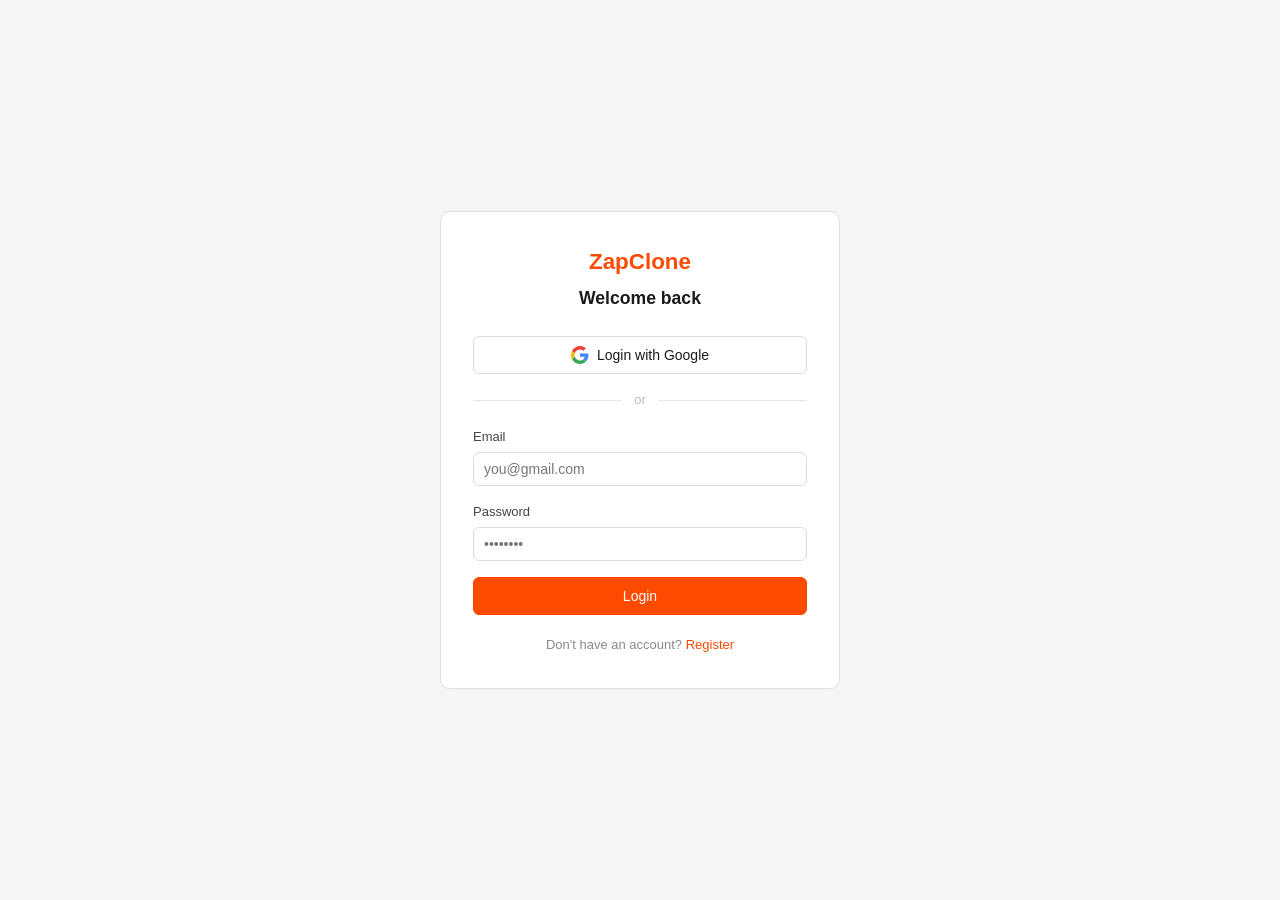
<file: frontend-zap/index.html>
<!DOCTYPE html>
<html lang="en">
<head>
  <meta charset="UTF-8">
  <meta name="viewport" content="width=device-width, initial-scale=1.0">
  <title>ZapClone — My Zaps</title>
  <link rel="stylesheet" href="css/style.css">
</head>
<body>

  <nav class="navbar">
    <span class="brand">ZapClone</span>
    <div class="nav-links">
      <a href="index.html" class="active">My Zaps</a>
      <a href="executions.html">Execution History</a>
      <a href="create-zap.html">+ New Zap</a>
      <a href="connect-calendar.html">Calendar</a>
      <span id="nav-user-name" style="color:#888;font-size:14px"></span>
      <button class="btn btn-sm" onclick="logout()">Logout</button>
    </div>
  </nav>

  <main class="container">
    <div class="page-header">
      <h1>My Zaps</h1>
      <a href="create-zap.html" class="btn btn-primary">+ New Zap</a>
    </div>

    <div id="error-msg" class="error-banner hidden"></div>
    <p id="loading-msg">Loading...</p>
    <div id="zap-list" class="hidden"></div>
    <div id="empty-msg" class="empty-state hidden">
      <p>No zaps yet.</p>
      <a href="create-zap.html" class="btn btn-primary" style="margin-top:1rem">
        Create your first Zap
      </a>
    </div>
  </main>

  <script src="js/api.js"></script>
  <script src="js/auth.js"></script>
  <script src="js/index.js"></script>
</body>
</html>
</file>
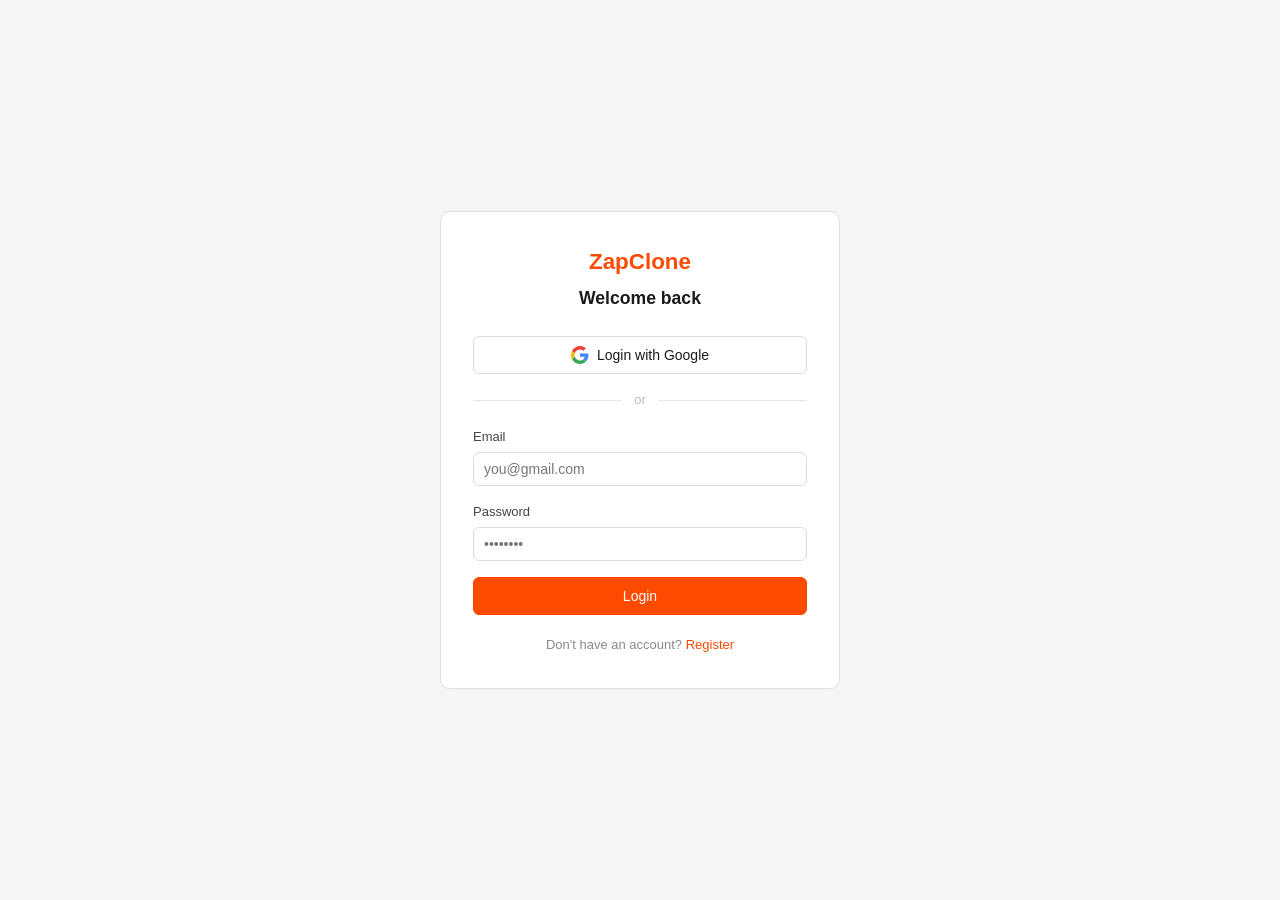
<file: frontend-zap/connect-calendar.html>
<!DOCTYPE html>
<html lang="en">
<head>
    <meta charset="UTF-8">
    <title>Connect Calendar — ZapClone</title>
    <link rel="stylesheet" href="css/style.css">
</head>
<body>

<nav class="navbar">
    <span class="brand">ZapClone</span>
    <div class="nav-links">
        <a href="index.html">My Zaps</a>
        <a href="executions.html">History</a>
        <a href="create-zap.html">+ New Zap</a>
        <a href="copilot.html">✦ AI Copilot</a>
        <a href="connect-calendar.html" class="active">
            Calendar
        </a>
    </div>
</nav>

<main class="container" style="max-width:560px">
    <div style="text-align:center;padding:3rem 0 2rem">
        <div style="font-size:56px;margin-bottom:1rem">📅</div>
        <h1 style="margin-bottom:0.5rem">
            Connect Google Calendar
        </h1>
        <p style="color:#666;font-size:15px">
            Connect your Google Calendar to get meeting
            reminders on Telegram and Email.
        </p>
    </div>

    <div id="status-card" class="card" 
         style="text-align:center;padding:2rem">
        <p id="status-loading" style="color:#888">
            Checking connection status...
        </p>

        <div id="status-connected" 
             class="hidden"
             style="color:#16a34a">
            <div style="font-size:36px;margin-bottom:0.5rem">
                ✓
            </div>
            <p style="font-weight:600;font-size:16px">
                Google Calendar Connected
            </p>
            <p id="connected-email" 
               style="color:#888;font-size:14px"></p>
            <button class="btn btn-secondary"
                    onclick="disconnect()"
                    style="margin-top:1rem">
                Disconnect
            </button>
        </div>

        <div id="status-disconnected" class="hidden">
            <p style="color:#666;margin-bottom:1.5rem;
                      font-size:14px">
                Click below to authorize ZapClone to read
                your Google Calendar events.
            </p>
            <button class="btn btn-primary"
                    onclick="connectCalendar()"
                    style="padding:12px 24px;font-size:15px">
                🔗 Connect Google Calendar
            </button>
        </div>
    </div>

    <div class="card" style="margin-top:1rem">
        <h2 style="margin-bottom:0.75rem;font-size:15px">
            What you can do after connecting
        </h2>
        <p style="font-size:13px;color:#666;line-height:1.7">
            • Get Telegram/Email reminder 30 min before meetings<br>
            • Automatically create calendar events via AI Copilot<br>
            • Create zaps triggered by upcoming calendar events
        </p>
    </div>

    <div id="error-msg" class="error-banner hidden"></div>
    <div id="success-msg" class="success-banner hidden"></div>
</main>

<script src="js/api.js"></script>
<script>
const token = localStorage.getItem('token');

// Redirect to login if not logged in
if (!token) {
    window.location.href = 'login.html';
}

// Check URL params for success/error after OAuth callback
const params = new URLSearchParams(window.location.search);
if (params.get('success') === 'true') {
    document.getElementById('success-msg').textContent =
        '✓ Google Calendar connected successfully!';
    document.getElementById('success-msg')
        .classList.remove('hidden');
}
if (params.get('error')) {
    document.getElementById('error-msg').textContent =
        '⚠️ ' + params.get('error');
    document.getElementById('error-msg')
        .classList.remove('hidden');
}

async function checkStatus() {
    try {
        const res = await fetch(
            `${GATEWAY_URL}/api/auth/google/calendar/status`,
            {
                headers: {
                    'Authorization': 'Bearer ' + token
                }
            }
        );
        const json = await res.json();

        document.getElementById('status-loading')
            .classList.add('hidden');

        if (json.data && json.data.connected) {
            document.getElementById('status-connected')
                .classList.remove('hidden');
            document.getElementById('connected-email')
                .textContent = json.data.email || '';
        } else {
            document.getElementById('status-disconnected')
                .classList.remove('hidden');
        }
    } catch (e) {
        document.getElementById('status-loading')
            .textContent = 'Could not check status.';
        document.getElementById('status-disconnected')
            .classList.remove('hidden');
    }
}

function connectCalendar() {
    if (!token) {
        window.location.href = 'login.html';
        return;
    }
    // Pass token as query param since browser
    // cannot set headers on redirects
    window.location.href =
        `${GATEWAY_URL}/api/auth/google/calendar/connect` +
        `?token=${encodeURIComponent(token)}`;
}

async function disconnect() {
    if (!confirm('Disconnect Google Calendar?')) return;
    try {
        await fetch(
            `${GATEWAY_URL}/api/auth/google/calendar/revoke`,
            {
                method: 'DELETE',
                headers: {
                    'Authorization': 'Bearer ' + token
                }
            }
        );
        window.location.reload();
    } catch (e) {
        alert('Failed to disconnect: ' + e.message);
    }
}

// Check status on page load
checkStatus();
</script>
</body>
</html>
</file>
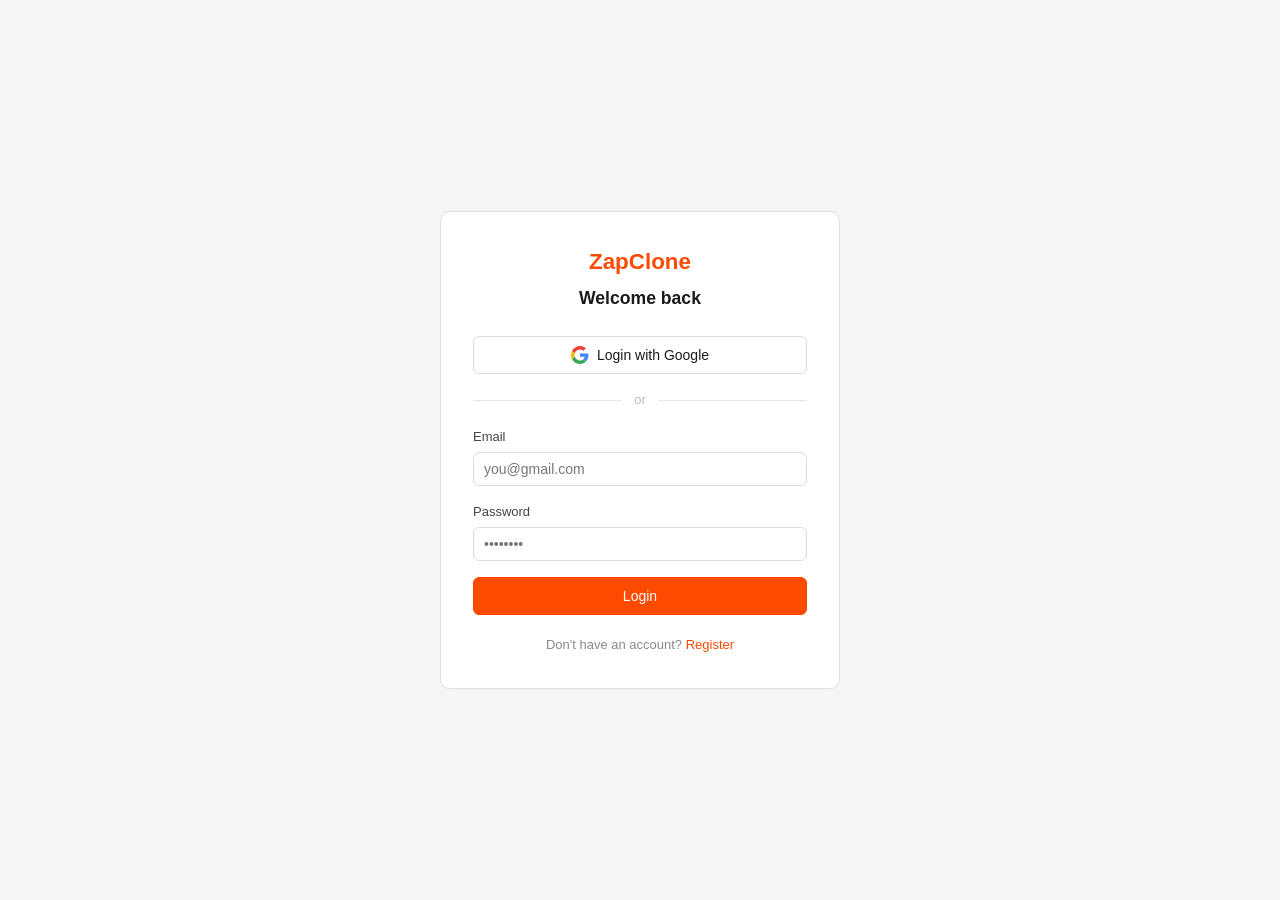
<file: frontend-zap/copilot.html>
<!DOCTYPE html>
<html lang="en">
<head>
    <meta charset="UTF-8">
    <meta name="viewport" content="width=device-width, initial-scale=1.0">
    <title>AI Copilot — ZapClone</title>
    <link rel="stylesheet" href="css/style.css">
    <style>
        .copilot-container {
            max-width: 700px;
            margin: 0 auto;
            padding: 2rem 1.5rem;
        }
        .copilot-header {
            text-align: center;
            margin-bottom: 2rem;
        }
        .copilot-header h1 {
            font-size: 1.8rem;
            font-weight: 700;
            margin-bottom: 0.5rem;
        }
        .copilot-header p {
            color: #666;
            font-size: 15px;
        }
        .ai-badge {
            display: inline-block;
            background: linear-gradient(135deg, #667eea, #764ba2);
            color: #fff;
            font-size: 11px;
            font-weight: 600;
            padding: 3px 10px;
            border-radius: 20px;
            letter-spacing: 1px;
            text-transform: uppercase;
            margin-bottom: 1rem;
        }
        .input-area {
            background: #fff;
            border: 2px solid #e0e0e0;
            border-radius: 12px;
            padding: 1.25rem;
            margin-bottom: 1rem;
            transition: border-color 0.2s;
        }
        .input-area:focus-within {
            border-color: #ff4a00;
        }
        .input-area textarea {
            width: 100%;
            border: none;
            outline: none;
            font-size: 16px;
            font-family: inherit;
            resize: none;
            min-height: 100px;
            color: #1a1a1a;
        }
        .input-area textarea::placeholder {
            color: #aaa;
        }
        .char-count {
            font-size: 12px;
            color: #aaa;
            text-align: right;
            margin-top: 8px;
        }
        .examples-label {
            font-size: 13px;
            color: #888;
            margin-bottom: 0.75rem;
            font-weight: 500;
        }
        .examples-grid {
            display: grid;
            grid-template-columns: 1fr 1fr;
            gap: 8px;
            margin-bottom: 1.5rem;
        }
        .example-chip {
            background: #f8f8f8;
            border: 1px solid #e8e8e8;
            border-radius: 8px;
            padding: 10px 14px;
            font-size: 13px;
            color: #444;
            cursor: pointer;
            transition: all 0.15s;
            text-align: left;
            line-height: 1.4;
        }
        .example-chip:hover {
            background: #fff3f0;
            border-color: #ff4a00;
            color: #ff4a00;
        }
        .generate-btn {
            width: 100%;
            padding: 14px;
            background: linear-gradient(135deg, #ff4a00, #ff6b35);
            color: #fff;
            border: none;
            border-radius: 10px;
            font-size: 16px;
            font-weight: 600;
            cursor: pointer;
            transition: opacity 0.2s;
            display: flex;
            align-items: center;
            justify-content: center;
            gap: 8px;
        }
        .generate-btn:hover { opacity: 0.9; }
        .generate-btn:disabled {
            opacity: 0.6;
            cursor: not-allowed;
        }
        .thinking {
            display: none;
            text-align: center;
            padding: 2rem;
            color: #666;
        }
        .thinking-dots {
            display: inline-block;
            font-size: 28px;
            letter-spacing: 4px;
            animation: pulse 1.4s ease-in-out infinite;
        }
        @keyframes pulse {
            0%, 100% { opacity: 1; }
            50% { opacity: 0.3; }
        }
        .result-card {
            display: none;
            background: #fff;
            border: 1px solid #e0e0e0;
            border-radius: 12px;
            overflow: hidden;
            margin-top: 1.5rem;
        }
        .result-header {
            background: linear-gradient(135deg, #f0fdf4, #dcfce7);
            padding: 1rem 1.25rem;
            border-bottom: 1px solid #bbf7d0;
            display: flex;
            align-items: center;
            gap: 10px;
        }
        .success-icon {
            width: 32px;
            height: 32px;
            background: #16a34a;
            border-radius: 50%;
            display: flex;
            align-items: center;
            justify-content: center;
            color: #fff;
            font-size: 16px;
            flex-shrink: 0;
        }
        .result-title {
            font-weight: 600;
            font-size: 15px;
            color: #15803d;
        }
        .result-message {
            font-size: 13px;
            color: #166534;
            margin-top: 2px;
        }
        .result-body {
            padding: 1.25rem;
        }
        .zap-preview {
            background: #f9f9f9;
            border-radius: 8px;
            padding: 1rem;
            margin-bottom: 1rem;
        }
        .zap-preview-name {
            font-weight: 600;
            font-size: 15px;
            margin-bottom: 8px;
            color: #1a1a1a;
        }
        .zap-step {
            display: flex;
            align-items: flex-start;
            gap: 10px;
            margin-bottom: 8px;
        }
        .step-badge {
            background: #ff4a00;
            color: #fff;
            font-size: 11px;
            font-weight: 700;
            padding: 2px 8px;
            border-radius: 20px;
            flex-shrink: 0;
            margin-top: 2px;
        }
        .step-badge.trigger-badge {
            background: #7c3aed;
        }
        .step-detail {
            font-size: 13px;
            color: #555;
            line-height: 1.5;
        }
        .step-detail strong {
            color: #1a1a1a;
        }
        .result-actions {
            display: flex;
            gap: 10px;
        }
        .btn-view {
            flex: 1;
            padding: 10px;
            background: #ff4a00;
            color: #fff;
            border: none;
            border-radius: 8px;
            font-size: 14px;
            font-weight: 500;
            cursor: pointer;
            text-align: center;
            text-decoration: none;
            display: block;
        }
        .btn-enable {
            flex: 1;
            padding: 10px;
            background: #fff;
            color: #16a34a;
            border: 1px solid #16a34a;
            border-radius: 8px;
            font-size: 14px;
            font-weight: 500;
            cursor: pointer;
        }
        .btn-enable:hover {
            background: #f0fdf4;
        }
        .error-card {
            display: none;
            background: #fdecea;
            border: 1px solid #f5c6cb;
            border-radius: 10px;
            padding: 1rem 1.25rem;
            margin-top: 1rem;
            color: #c62828;
            font-size: 14px;
        }
        .warning-box {
            background: #fffbeb;
            border: 1px solid #fde68a;
            border-radius: 8px;
            padding: 10px 14px;
            font-size: 13px;
            color: #92400e;
            margin-bottom: 1rem;
            line-height: 1.5;
        }
    </style>
</head>
<body>

<nav class="navbar">
    <span class="brand">ZapClone</span>
    <div class="nav-links">
        <a href="index.html">My Zaps</a>
        <a href="executions.html">History</a>
        <a href="create-zap.html">+ New Zap</a>
        <a href="copilot.html" class="active">AI Copilot</a>
        <a href="connect-calendar.html">Calendar</a>
        <span id="nav-user-name" style="color:#888;font-size:14px"></span>
        <button class="btn btn-sm" onclick="logout()">Logout</button>
    </div>
</nav>

<main class="copilot-container">

    <div class="copilot-header">
        <div class="ai-badge">✦ AI Powered</div>
        <h1>ZapClone Copilot</h1>
        <p>Describe what you want to automate in plain English.<br>
           Copilot builds the zap for you instantly.</p>
    </div>

    <div class="warning-box">
        ⚠️ Copilot will create zaps with placeholder API keys.
        After creation, edit the zap to fill in your real keys
        before enabling it.
    </div>

    <div class="input-area">
        <textarea
            id="description"
            placeholder="e.g. Send me weather updates every morning at 8am on Telegram with outfit suggestion"
            maxlength="500"
            oninput="updateCharCount(this)"></textarea>
        <div class="char-count">
            <span id="char-count">0</span>/500
        </div>
    </div>

    <p class="examples-label">Try these examples:</p>
    <div class="examples-grid">
    <button class="example-chip" onclick="useExample(this)">
        Send me top tech news every morning on Telegram
    </button>
    <button class="example-chip" onclick="useExample(this)">
        Alert me on email when Reliance stock goes above ₹1500
    </button>
    <button class="example-chip" onclick="useExample(this)">
        Send cricket scores to Telegram every 30 minutes
    </button>
    <button class="example-chip" onclick="useExample(this)">
        Email me weather forecast for Bangalore every day at 7am
    </button>
    <button class="example-chip" onclick="useExample(this)">
        Forward emails from my college to Telegram
    </button>
    <button class="example-chip" onclick="useExample(this)">
        Send me morning news digest on email every weekday
    </button>
</div>

    <button class="generate-btn"
            id="generate-btn"
            onclick="generateZap()">
        ✦ Create Zap with AI
    </button>

    <div class="thinking" id="thinking">
        <div class="thinking-dots">...</div>
        <p style="margin-top:1rem;font-size:14px;">
            AI is building your zap</p>
    </div>

    <div class="result-card" id="result-card">
        <div class="result-header">
            <div class="success-icon">✓</div>
            <div>
                <div class="result-title">Zap created successfully!</div>
                <div class="result-message" id="result-message"></div>
            </div>
        </div>
        <div class="result-body">
            <div class="zap-preview" id="zap-preview"></div>
            <div class="result-actions">
                <a href="index.html" class="btn-view">
                    View in My Zaps
                </a>
                <button class="btn-enable"
                        id="enable-btn"
                        onclick="enableZap()">
                    Enable Zap
                </button>
            </div>
        </div>
    </div>

    <div class="error-card" id="error-card"></div>

</main>

<script src="js/api.js"></script>
<script src="js/auth.js"></script>
<script src="js/copilot.js"></script>
</body>
</html>
</file>
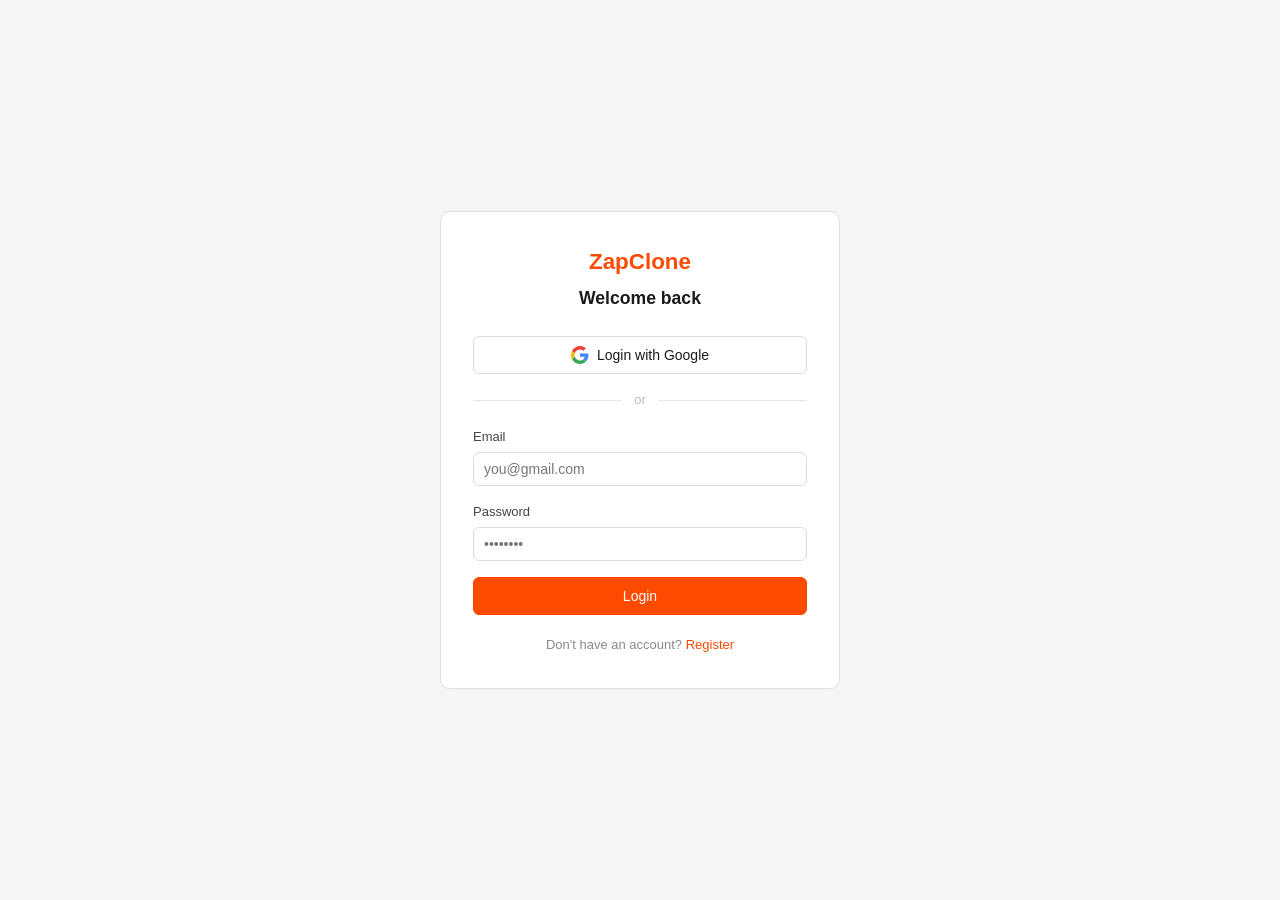
<file: frontend-zap/create-zap.html>
<!DOCTYPE html>
<html lang="en">
<head>
  <meta charset="UTF-8">
  <title>Create Zap — ZapClone</title>
  <link rel="stylesheet" href="css/style.css">
</head>
<body>

  <nav class="navbar">
    <span class="brand">ZapClone</span>
    <div class="nav-links">
      <a href="index.html">My Zaps</a>
      <a href="executions.html">Execution History</a>
      <a href="create-zap.html" class="active">+ New Zap</a>
      <a href="connect-calendar.html">Calendar</a>
      <span id="nav-user-name" style="color:#888;font-size:14px"></span>
      <button class="btn btn-sm" onclick="logout()">Logout</button>
    </div>
  </nav>

  <main class="container" style="max-width:640px">
    <h1 id="page-title" style="margin-bottom:1.5rem">Create Zap</h1>

    <!-- bottom save button -->
    <button id="save-btn" class="btn btn-primary"
        onclick="saveZap()"
        style="width:100%;margin-top:1rem;padding:12px">
        Save Zap
    </button>

    <div id="error-msg" class="error-banner hidden"></div>
    <div id="success-msg" class="success-banner hidden"></div>

    <div class="card">
      <h2>Zap details</h2>
      <div class="form-group">
        <label for="zap-name">Name</label>
        <input type="text" id="zap-name"
          placeholder="e.g. Weather Email Every Morning">
      </div>
    </div>

    <div class="card">
      <h2>Trigger — what starts this Zap</h2>
      <div class="form-group">
        <label for="trigger-type">Trigger type</label>
        <select id="trigger-type" onchange="onTriggerChange()">
          <option value="CRON">Scheduled (every day at a time)</option>
          <option value="WEBHOOK">Webhook (external service calls you)</option>
          <option value="GMAIL_POLL">Gmail (new email from sender)</option>
          <option value="CALENDAR_EVENT">Google Calendar (upcoming event)</option>
        </select>
      </div>

      <div id="cron-fields">
        <div class="form-group">
          <label for="cron-expr">Cron expression</label>
          <input type="text" id="cron-expr" value="0 8 * * *">
          <small class="hint">0 0 8 * * * = every day at 8:00 AM</small>
        </div>
      </div>

      <div id="webhook-fields" class="hidden">
        <p class="hint">
          After saving, you will get a unique webhook URL.
          Point GitHub, Stripe, or any service to that URL.
        </p>
      </div>

      <div id="gmail-fields" class="hidden">
        <div class="form-group">
          <label for="gmail-sender">Only trigger for emails from</label>
          <input type="text" id="gmail-sender"
            placeholder="noreply@github.com">
        </div>
      </div>

      <div id="calendar-fields" class="hidden">
        <div class="form-group">
          <label for="calendar-reminder-minutes">Remind me how many minutes before event</label>
          <input type="number" id="calendar-reminder-minutes" value="30" min="0">
        </div>
      </div>
    </div>

    <div class="card">
      <h2>Actions — what happens when triggered</h2>
      <p class="hint" style="margin-bottom:1rem">
        Actions run in order. Step 1 output can be used in Step 2.
      </p>
      <div id="actions-container"></div>
      <button class="btn btn-secondary" onclick="addAction()">
        + Add Action
      </button>
    </div>

    <button class="btn btn-primary" onclick="saveZap()"
      style="width:100%;margin-top:1rem;padding:12px">
      Save Zap
    </button>
  </main>

  <script src="js/api.js"></script>
  <script src="js/auth.js"></script>
  <script src="js/create-zap.js"></script>
</body>
</html>
</file>
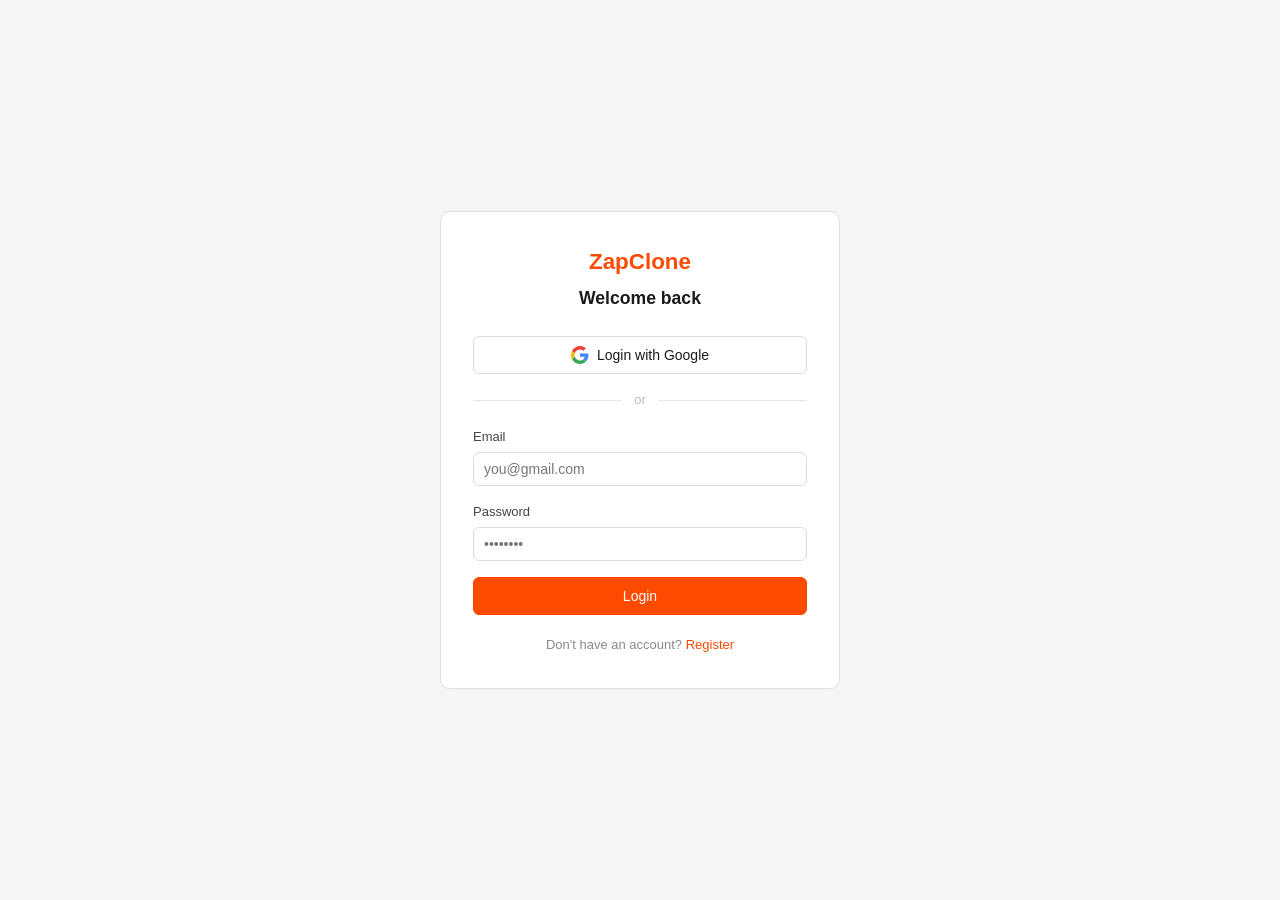
<file: frontend-zap/executions.html>
<!DOCTYPE html>
<html lang="en">
<head>
  <meta charset="UTF-8">
  <title>Execution History — ZapClone</title>
  <link rel="stylesheet" href="css/style.css">
</head>
<body>

  <nav class="navbar">
    <span class="brand">ZapClone</span>
    <div class="nav-links">
      <a href="index.html">My Zaps</a>
      <a href="executions.html" class="active">Execution History</a>
      <a href="create-zap.html">+ New Zap</a>
      <a href="connect-calendar.html">Calendar</a>
      <span id="nav-user-name" style="color:#888;font-size:14px"></span>
      <button class="btn btn-sm" onclick="logout()">Logout</button>
    </div>
  </nav>

  <main class="container">
    <h1 style="margin-bottom:1.5rem">Execution History</h1>
    <div id="error-msg" class="error-banner hidden"></div>
    <p id="loading-msg">Loading...</p>
    <div id="exec-list" class="hidden"></div>
    <div id="empty-msg" class="empty-state hidden">
      <p>No executions yet. Enable a zap to see it run here.</p>
    </div>
  </main>

  <script src="js/api.js"></script>
  <script src="js/auth.js"></script>
  <script src="js/executions.js"></script>
</body>
</html>
</file>
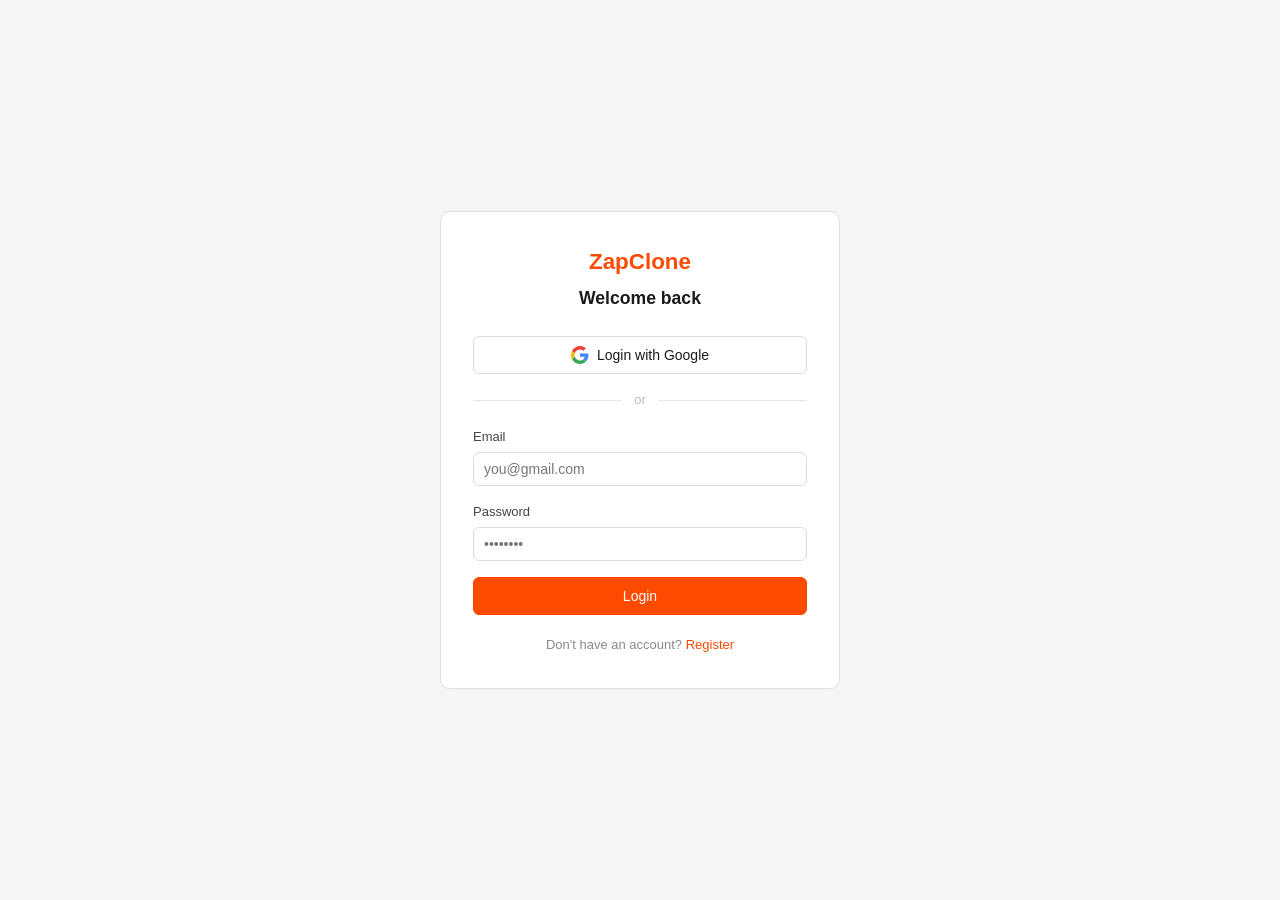
<file: frontend-zap/login.html>
<!DOCTYPE html>
<html lang="en">
<head>
  <meta charset="UTF-8">
  <meta name="viewport" content="width=device-width, initial-scale=1.0">
  <title>Login — ZapClone</title>
  <link rel="stylesheet" href="css/style.css">
  <style>
    .auth-page {
      min-height: 100vh;
      display: flex;
      align-items: center;
      justify-content: center;
      padding: 1.5rem;
    }
    .auth-card {
      background: #fff;
      border: 1px solid #e0e0e0;
      border-radius: 10px;
      padding: 2rem;
      width: 100%;
      max-width: 400px;
    }
    .auth-brand {
      text-align: center;
      font-size: 1.4rem;
      font-weight: 700;
      color: #ff4a00;
      margin-bottom: 0.25rem;
    }
    .auth-title {
      text-align: center;
      font-size: 1.1rem;
      font-weight: 600;
      color: #1a1a1a;
      margin-bottom: 1.5rem;
    }
    .btn-google {
      width: 100%;
      padding: 9px 16px;
      border: 1px solid #ddd;
      border-radius: 6px;
      background: #fff;
      color: #1a1a1a;
      font-size: 14px;
      cursor: pointer;
      display: flex;
      align-items: center;
      justify-content: center;
      gap: 8px;
      transition: background .15s;
    }
    .btn-google:hover { background: #f0f0f0; }
    .divider {
      display: flex;
      align-items: center;
      gap: 0.75rem;
      margin: 1rem 0;
      color: #bbb;
      font-size: 13px;
    }
    .divider::before, .divider::after {
      content: '';
      flex: 1;
      height: 1px;
      background: #e8e8e8;
    }
    .auth-footer {
      text-align: center;
      margin-top: 1.25rem;
      font-size: 13px;
      color: #888;
    }
    .auth-footer a { color: #ff4a00; text-decoration: none; font-weight: 500; }
    .auth-footer a:hover { text-decoration: underline; }
  </style>
</head>
<body>

  <div class="auth-page">
    <div class="auth-card">

      <div class="auth-brand">ZapClone</div>
      <div class="auth-title">Welcome back</div>

      <div id="error-msg" class="error-banner hidden"></div>

      <button class="btn-google" onclick="loginWithGoogle()">
        <svg width="18" height="18" viewBox="0 0 48 48">
          <path fill="#EA4335" d="M24 9.5c3.5 0 6.6 1.2 9 3.2l6.7-6.7C35.8 2.5 30.3 0 24 0 14.6 0 6.6 5.4 2.5 13.4l7.8 6C12.2 13 17.7 9.5 24 9.5z"/>
          <path fill="#4285F4" d="M46.5 24.5c0-1.6-.1-3.1-.4-4.5H24v8.5h12.7c-.6 3-2.3 5.5-4.9 7.2l7.6 5.9c4.5-4.1 7.1-10.2 7.1-17.1z"/>
          <path fill="#FBBC05" d="M10.3 28.7A14.5 14.5 0 0 1 9.5 24c0-1.6.3-3.2.8-4.7l-7.8-6A23.9 23.9 0 0 0 0 24c0 3.9.9 7.5 2.5 10.7l7.8-6z"/>
          <path fill="#34A853" d="M24 48c6.3 0 11.6-2.1 15.5-5.7l-7.6-5.9c-2.1 1.4-4.8 2.2-7.9 2.2-6.3 0-11.7-4.2-13.7-10l-7.8 6C6.6 42.6 14.6 48 24 48z"/>
        </svg>
        Login with Google
      </button>

      <div class="divider">or</div>

      <div class="form-group">
        <label for="email">Email</label>
        <input type="email" id="email" placeholder="you@gmail.com"
          onkeydown="if(event.key==='Enter')login()">
      </div>
      <div class="form-group">
        <label for="password">Password</label>
        <input type="password" id="password" placeholder="••••••••"
          onkeydown="if(event.key==='Enter')login()">
      </div>

      <button class="btn btn-primary" id="login-btn" onclick="login()"
        style="width:100%;padding:10px">
        Login
      </button>

      <div class="auth-footer">
        Don't have an account? <a href="register.html">Register</a>
      </div>

    </div>
  </div>
  <script>
// Check if redirected back from Google OAuth
const params = new URLSearchParams(window.location.search);
const token = params.get('token');
const error = params.get('error');

if (token) {
    // Store token and user info
    localStorage.setItem('token', token);
    localStorage.setItem('userId', params.get('userId'));
    localStorage.setItem('userName', params.get('name'));
    localStorage.setItem('userEmail', params.get('email'));

    // Clean URL and redirect to dashboard
    window.history.replaceState({}, '', '/login.html');
    window.location.href = 'index.html';
}

if (error) {
    document.getElementById('error-msg').textContent =
        'Google login failed: ' + error;
    document.getElementById('error-msg')
        .classList.remove('hidden');
}
</script>
  <script src="js/api.js"></script>
  <script>
    // Handle OAuth callback — backend redirects here with ?token=...
    (function () {
      const p = new URLSearchParams(window.location.search);
      const t = p.get('token');
      if (t) {
        localStorage.setItem('token', t);
        localStorage.setItem('user', JSON.stringify({
          name:  p.get('name')  || '',
          email: p.get('email') || '',
        }));
        window.location.href = 'index.html';
      }
    })();

    function loginWithGoogle() {
      window.location.href = `${GATEWAY_URL}/api/auth/google`;
    }

    async function login() {
      const errorEl = document.getElementById('error-msg');
      const btn     = document.getElementById('login-btn');
      errorEl.classList.add('hidden');

      const email    = document.getElementById('email').value.trim();
      const password = document.getElementById('password').value;

      if (!email || !password) {
        errorEl.textContent = 'Please enter your email and password.';
        errorEl.classList.remove('hidden');
        return;
      }

      btn.disabled    = true;
      btn.textContent = 'Logging in...';

      try {
        const data = await authApi.login(email, password);
        localStorage.setItem('token', data.token);
        localStorage.setItem('user', JSON.stringify(data.user || { email }));
        window.location.href = 'index.html';
      } catch (e) {
        errorEl.textContent = e.message;
        errorEl.classList.remove('hidden');
        btn.disabled    = false;
        btn.textContent = 'Login';
      }
    }
  </script>
</body>
</html>
</file>
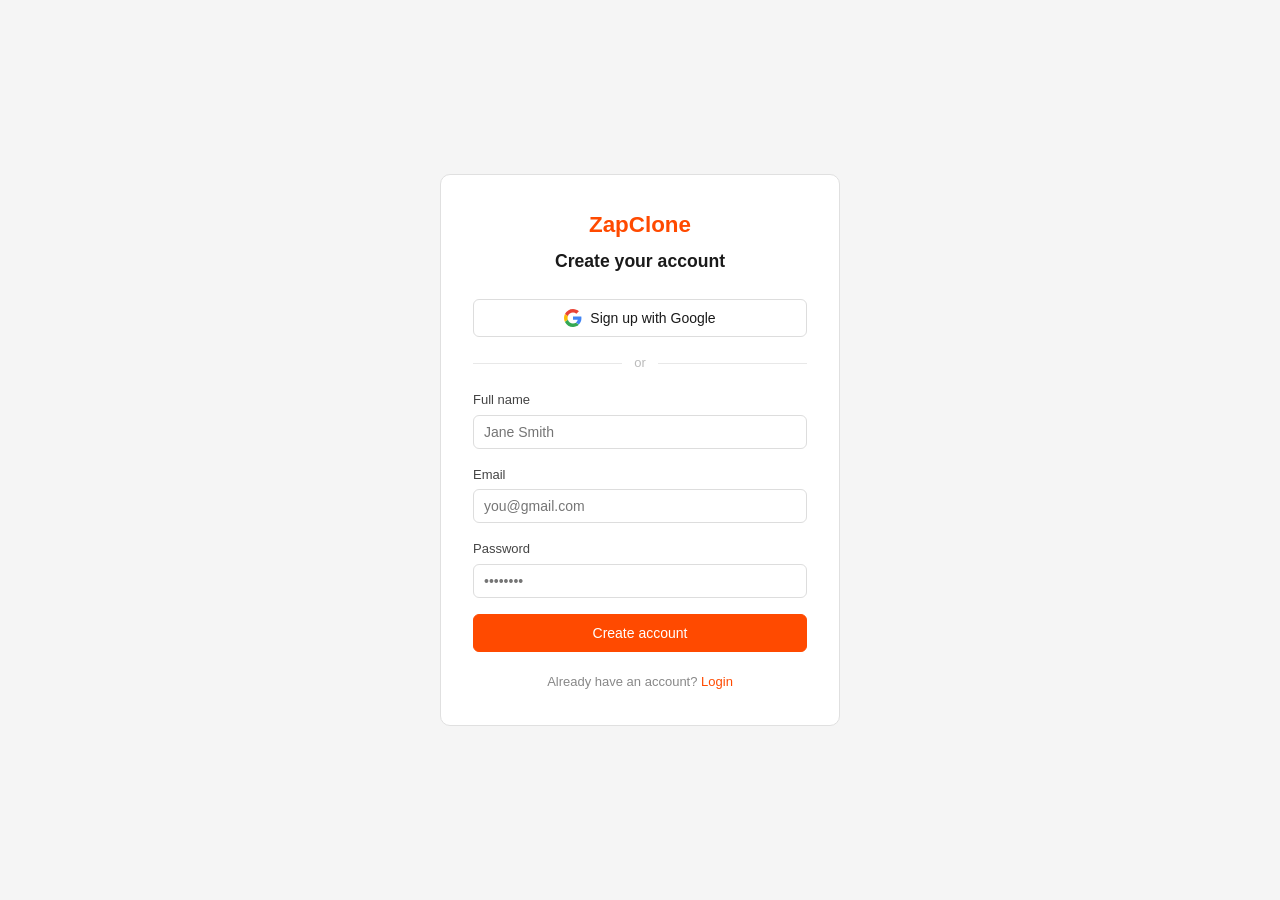
<file: frontend-zap/register.html>
<!DOCTYPE html>
<html lang="en">
<head>
  <meta charset="UTF-8">
  <meta name="viewport" content="width=device-width, initial-scale=1.0">
  <title>Register — ZapClone</title>
  <link rel="stylesheet" href="css/style.css">
  <style>
    .auth-page {
      min-height: 100vh;
      display: flex;
      align-items: center;
      justify-content: center;
      padding: 1.5rem;
    }
    .auth-card {
      background: #fff;
      border: 1px solid #e0e0e0;
      border-radius: 10px;
      padding: 2rem;
      width: 100%;
      max-width: 400px;
    }
    .auth-brand {
      text-align: center;
      font-size: 1.4rem;
      font-weight: 700;
      color: #ff4a00;
      margin-bottom: 0.25rem;
    }
    .auth-title {
      text-align: center;
      font-size: 1.1rem;
      font-weight: 600;
      color: #1a1a1a;
      margin-bottom: 1.5rem;
    }
    .btn-google {
      width: 100%;
      padding: 9px 16px;
      border: 1px solid #ddd;
      border-radius: 6px;
      background: #fff;
      color: #1a1a1a;
      font-size: 14px;
      cursor: pointer;
      display: flex;
      align-items: center;
      justify-content: center;
      gap: 8px;
      transition: background .15s;
    }
    .btn-google:hover { background: #f0f0f0; }
    .divider {
      display: flex;
      align-items: center;
      gap: 0.75rem;
      margin: 1rem 0;
      color: #bbb;
      font-size: 13px;
    }
    .divider::before, .divider::after {
      content: '';
      flex: 1;
      height: 1px;
      background: #e8e8e8;
    }
    .auth-footer {
      text-align: center;
      margin-top: 1.25rem;
      font-size: 13px;
      color: #888;
    }
    .auth-footer a { color: #ff4a00; text-decoration: none; font-weight: 500; }
    .auth-footer a:hover { text-decoration: underline; }
  </style>
</head>
<body>

  <div class="auth-page">
    <div class="auth-card">

      <div class="auth-brand">ZapClone</div>
      <div class="auth-title">Create your account</div>

      <div id="error-msg"   class="error-banner  hidden"></div>
      <div id="success-msg" class="success-banner hidden"></div>

      <button class="btn-google" onclick="registerWithGoogle()">
        <svg width="18" height="18" viewBox="0 0 48 48">
          <path fill="#EA4335" d="M24 9.5c3.5 0 6.6 1.2 9 3.2l6.7-6.7C35.8 2.5 30.3 0 24 0 14.6 0 6.6 5.4 2.5 13.4l7.8 6C12.2 13 17.7 9.5 24 9.5z"/>
          <path fill="#4285F4" d="M46.5 24.5c0-1.6-.1-3.1-.4-4.5H24v8.5h12.7c-.6 3-2.3 5.5-4.9 7.2l7.6 5.9c4.5-4.1 7.1-10.2 7.1-17.1z"/>
          <path fill="#FBBC05" d="M10.3 28.7A14.5 14.5 0 0 1 9.5 24c0-1.6.3-3.2.8-4.7l-7.8-6A23.9 23.9 0 0 0 0 24c0 3.9.9 7.5 2.5 10.7l7.8-6z"/>
          <path fill="#34A853" d="M24 48c6.3 0 11.6-2.1 15.5-5.7l-7.6-5.9c-2.1 1.4-4.8 2.2-7.9 2.2-6.3 0-11.7-4.2-13.7-10l-7.8 6C6.6 42.6 14.6 48 24 48z"/>
        </svg>
        Sign up with Google
      </button>

      <div class="divider">or</div>

      <div class="form-group">
        <label for="name">Full name</label>
        <input type="text" id="name" placeholder="Jane Smith"
          onkeydown="if(event.key==='Enter')register()">
      </div>
      <div class="form-group">
        <label for="email">Email</label>
        <input type="email" id="email" placeholder="you@gmail.com"
          onkeydown="if(event.key==='Enter')register()">
      </div>
      <div class="form-group">
        <label for="password">Password</label>
        <input type="password" id="password" placeholder="••••••••"
          onkeydown="if(event.key==='Enter')register()">
      </div>

      <button class="btn btn-primary" id="register-btn" onclick="register()"
        style="width:100%;padding:10px">
        Create account
      </button>

      <div class="auth-footer">
        Already have an account? <a href="login.html">Login</a>
      </div>

    </div>
  </div>

  <script src="js/api.js"></script>
  <script>
    function registerWithGoogle() {
      window.location.href = `${GATEWAY_URL}/api/auth/google`;
    }

    async function register() {
      const errorEl   = document.getElementById('error-msg');
      const successEl = document.getElementById('success-msg');
      const btn       = document.getElementById('register-btn');
      errorEl.classList.add('hidden');
      successEl.classList.add('hidden');

      const name     = document.getElementById('name').value.trim();
      const email    = document.getElementById('email').value.trim();
      const password = document.getElementById('password').value;

      if (!name || !email || !password) {
        errorEl.textContent = 'Please fill in all fields.';
        errorEl.classList.remove('hidden');
        return;
      }

      btn.disabled    = true;
      btn.textContent = 'Creating account...';

      try {
        await authApi.register(name, email, password);
        successEl.textContent = 'Account created! Redirecting to login...';
        successEl.classList.remove('hidden');
        setTimeout(() => window.location.href = 'login.html', 1500);
      } catch (e) {
        errorEl.textContent = e.message;
        errorEl.classList.remove('hidden');
        btn.disabled    = false;
        btn.textContent = 'Create account';
      }
    }
  </script>
</body>
</html>
</file>
<file: frontend-zap/css/style.css>
*, *::before, *::after { box-sizing: border-box; margin: 0; padding: 0; }

body {
  font-family: -apple-system, BlinkMacSystemFont, 'Segoe UI', sans-serif;
  font-size: 15px;
  background: #f5f5f5;
  color: #1a1a1a;
  line-height: 1.6;
}

.navbar {
  background: #fff;
  border-bottom: 1px solid #e0e0e0;
  height: 56px;
  padding: 0 2rem;
  display: flex;
  align-items: center;
  justify-content: space-between;
}
.brand { font-weight: 700; color: #ff4a00; font-size: 1.1rem; }
.nav-links { display: flex; gap: 1.5rem; }
.nav-links a { text-decoration: none; color: #555; font-size: 14px; }
.nav-links a.active, .nav-links a:hover { color: #ff4a00; }

.container { max-width: 860px; margin: 0 auto; padding: 2rem 1.5rem; }
.page-header { display: flex; justify-content: space-between; align-items: center; margin-bottom: 1.5rem; }
h1 { font-size: 1.4rem; font-weight: 600; }
h2 { font-size: 1rem; font-weight: 600; }

.card {
  background: #fff;
  border: 1px solid #e0e0e0;
  border-radius: 8px;
  padding: 1.25rem;
  margin-bottom: 1rem;
}

.btn {
  display: inline-block;
  padding: 8px 16px;
  border-radius: 6px;
  border: 1px solid #ddd;
  background: #fff;
  color: #1a1a1a;
  font-size: 14px;
  cursor: pointer;
  text-decoration: none;
  transition: background .15s;
}
.btn:hover { background: #f0f0f0; }
.btn-primary { background: #ff4a00; color: #fff; border-color: #ff4a00; }
.btn-primary:hover { background: #e04200; }
.btn-secondary { background: #fff; border-color: #ddd; color: #555; }
.btn-danger { color: #c0392b; border-color: #f5c0b8; }
.btn-danger:hover { background: #fdf0f0; }
.btn-sm { padding: 5px 10px; font-size: 12px; }

.form-group { margin-bottom: 1rem; }
.form-group label { display: block; font-size: 13px; font-weight: 500; color: #444; margin-bottom: 4px; }
input, select, textarea {
  width: 100%;
  padding: 8px 10px;
  border: 1px solid #ddd;
  border-radius: 6px;
  font-size: 14px;
  font-family: inherit;
  background: #fff;
}
input:focus, select:focus, textarea:focus { outline: none; border-color: #ff4a00; }
.hint { font-size: 12px; color: #888; }

.zap-card {
  background: #fff;
  border: 1px solid #e0e0e0;
  border-radius: 8px;
  padding: 1rem 1.25rem;
  display: flex;
  justify-content: space-between;
  align-items: center;
  margin-bottom: 10px;
}
.zap-name { font-weight: 500; margin-bottom: 3px; }
.zap-meta { font-size: 13px; color: #888; }
.zap-actions { display: flex; align-items: center; gap: 8px; }

.badge {
  font-size: 12px;
  padding: 3px 10px;
  border-radius: 20px;
  font-weight: 500;
}
.badge-active  { background: #e8f5e9; color: #2e7d32; }
.badge-inactive{ background: #f5f5f5; color: #757575; }
.badge-failed  { background: #fdecea; color: #c62828; }
.badge-running { background: #e3f2fd; color: #1565c0; }
.badge-retrying{ background: #fff8e1; color: #f57f17; }

.action-block {
  background: #fafafa;
  border: 1px solid #e8e8e8;
  border-radius: 8px;
  padding: 1rem;
  margin-bottom: 0.75rem;
}
.action-header {
  display: flex;
  justify-content: space-between;
  align-items: center;
  margin-bottom: 0.75rem;
}

.exec-card {
  background: #fff;
  border: 1px solid #e0e0e0;
  border-radius: 8px;
  padding: 1rem 1.25rem;
  margin-bottom: 10px;
}
.exec-header { display: flex; justify-content: space-between; margin-bottom: 12px; }
.exec-time { font-weight: 500; font-size: 14px; }
.exec-meta { font-size: 12px; color: #999; margin-top: 2px; }
.log-table { width: 100%; border-collapse: collapse; font-size: 13px; }
.log-table th { text-align: left; padding: 6px 8px; border-bottom: 1px solid #eee; color: #666; }
.log-table td { padding: 6px 8px; border-bottom: 1px solid #f5f5f5; }
.mono { font-family: monospace; font-size: 12px; max-width: 280px; overflow: hidden; text-overflow: ellipsis; white-space: nowrap; }

.error-banner { background: #fdecea; border: 1px solid #f5c6cb; color: #c62828; padding: 10px 14px; border-radius: 6px; margin-bottom: 1rem; font-size: 14px; }
.success-banner { background: #e8f5e9; border: 1px solid #c8e6c9; color: #2e7d32; padding: 10px 14px; border-radius: 6px; margin-bottom: 1rem; font-size: 14px; }
.empty-state { text-align: center; padding: 3rem; color: #888; }
.hidden { display: none !important; }
</file>
